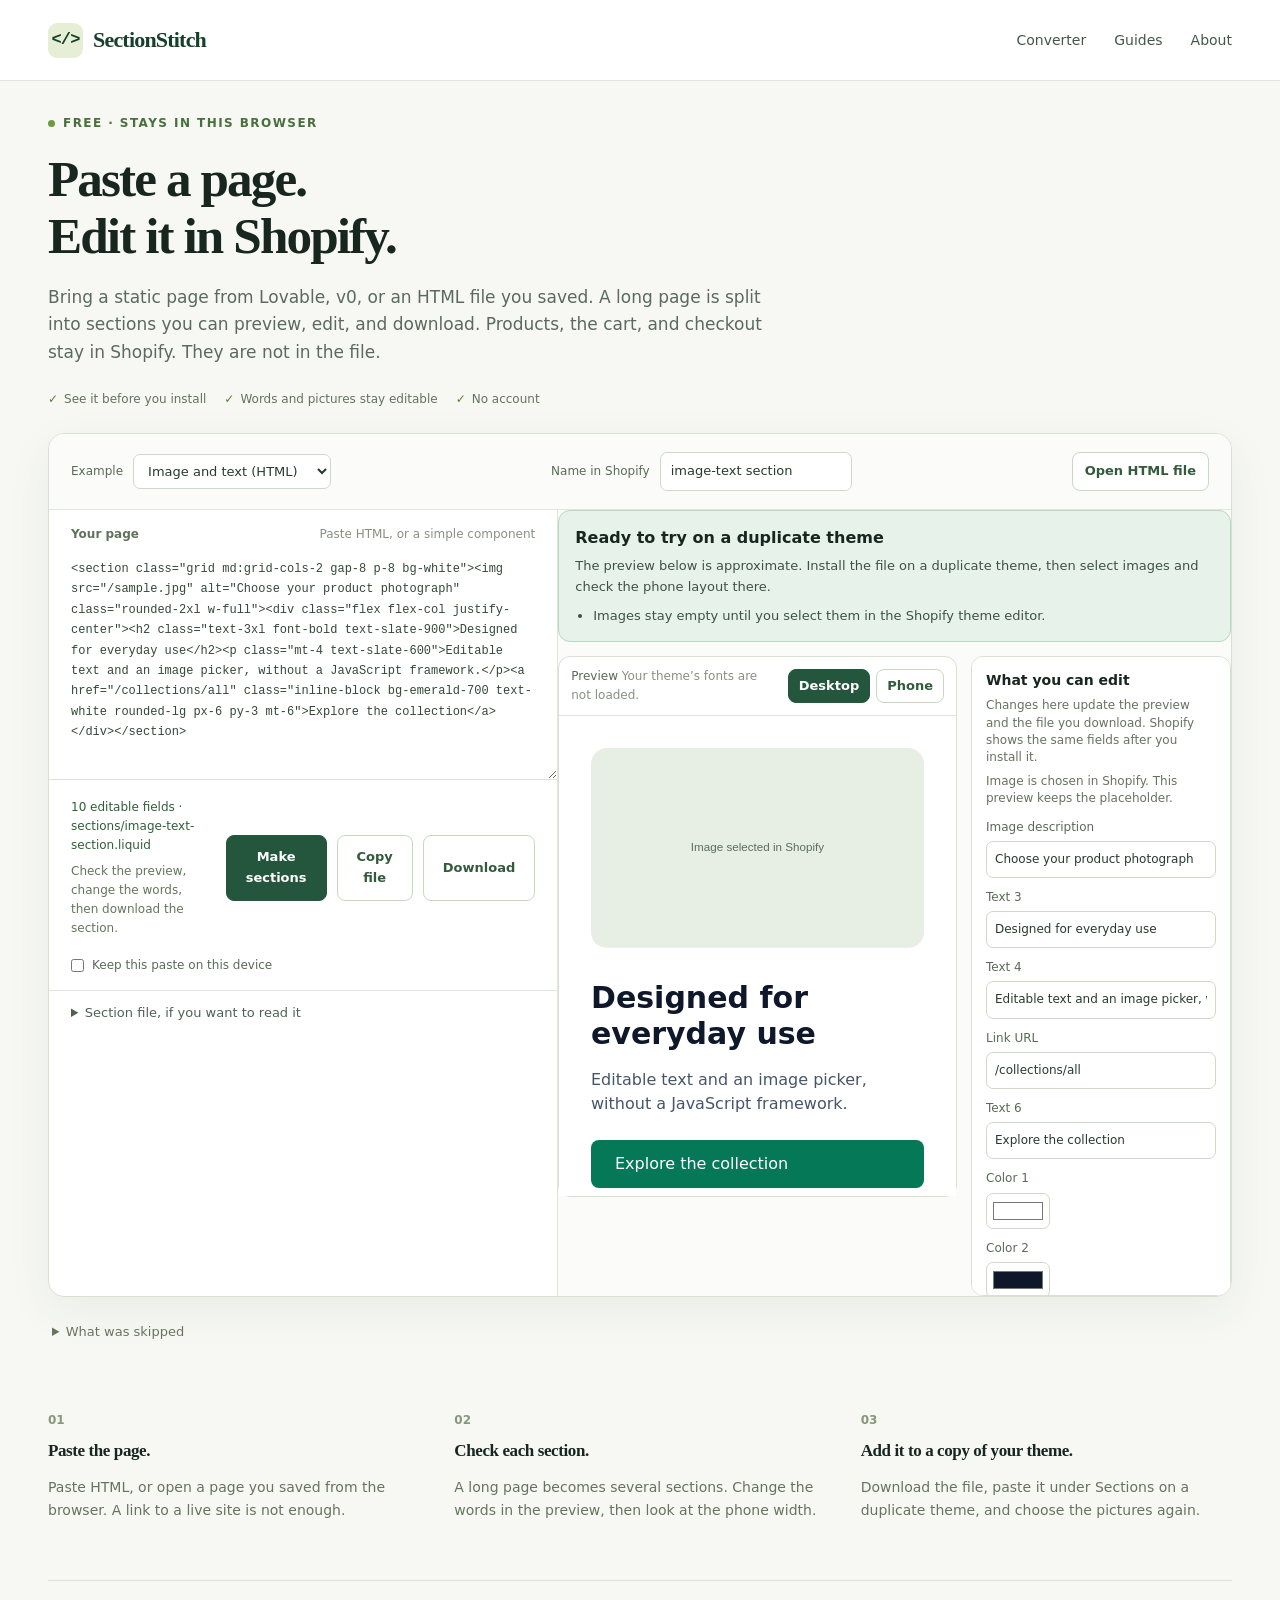
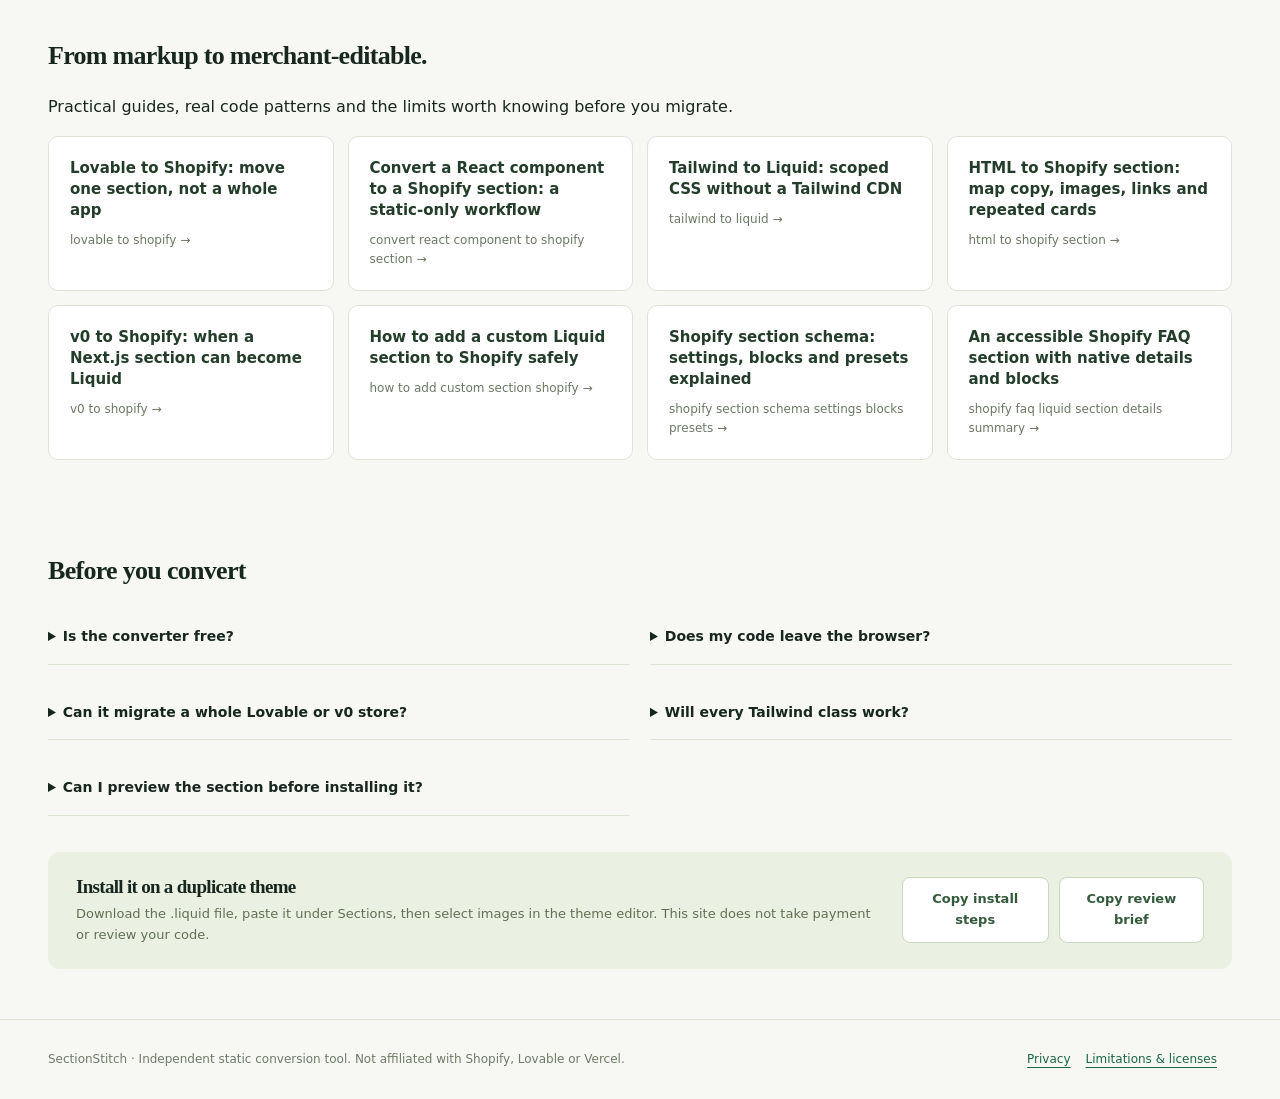
<file: index.html>
<!doctype html><html lang="en"><head><meta charset="utf-8"><meta name="viewport" content="width=device-width,initial-scale=1"><title>Free HTML &amp; Tailwind to Shopify Section Converter | SectionStitch</title><meta name="description" content="Convert static HTML and simple React JSX into a Shopify OS 2.0 section with schema, blocks and scoped CSS. Free, browser-only, no signup."><link rel="canonical" href="https://xhq52465840.github.io/sectionstitch/"><meta name="robots" content="index,follow"><meta property="og:type" content="website"><meta property="og:title" content="Free HTML &amp; Tailwind to Shopify Section Converter"><meta property="og:description" content="Convert static HTML and simple React JSX into a Shopify OS 2.0 section with schema, blocks and scoped CSS. Free, browser-only, no signup."><meta property="og:url" content="https://xhq52465840.github.io/sectionstitch/"><meta property="og:image" content="https://xhq52465840.github.io/sectionstitch/assets/og.png"><meta name="twitter:card" content="summary_large_image"><link rel="icon" href="./assets/favicon.svg" type="image/svg+xml"><link rel="stylesheet" href="./assets/site.css"><script type="application/ld+json">{"@context": "https://schema.org", "@graph": [{"@context": "https://schema.org", "@type": "SoftwareApplication", "name": "SectionStitch", "applicationCategory": "DeveloperApplication", "operatingSystem": "Web browser", "url": "https://xhq52465840.github.io/sectionstitch/", "description": "A free browser-only static HTML and simple JSX to Shopify section converter. Best-effort output requires theme testing.", "offers": {"@type": "Offer", "price": "0", "priceCurrency": "USD"}}, {"@type": "FAQPage", "mainEntity": [{"@type": "Question", "name": "Is the converter free?", "acceptedAnswer": {"@type": "Answer", "text": "Yes. Static conversion and .liquid downloads are free. There is no paid API, account or payment step."}}, {"@type": "Question", "name": "Does my code leave the browser?", "acceptedAnswer": {"@type": "Answer", "text": "Conversion runs locally. We do not upload pasted source, store it in a database or send it to an AI model. Your browser downloads the tool and example files from our static host."}}, {"@type": "Question", "name": "Can it migrate a whole Lovable or v0 store?", "acceptedAnswer": {"@type": "Answer", "text": "No. A static page can become several theme sections. Products, the cart, checkout, and anything that changes when someone clicks are not migrated."}}, {"@type": "Question", "name": "Will every Tailwind class work?", "acceptedAnswer": {"@type": "Answer", "text": "No. A bundled class map covers common utilities and the supplied demos. Unsupported classes are listed so you can add scoped CSS or simplify the input."}}, {"@type": "Question", "name": "Can I preview the section before installing it?", "acceptedAnswer": {"@type": "Answer", "text": "Yes. After conversion the page shows an approximate preview and the text, link and block fields. That preview is not your Shopify theme, not the image CDN and not Theme Check. Install the file on a duplicate theme and select images there."}}]}]}</script><script type="module" src="./assets/app.js"></script><script type="module" src="./assets/product.js"></script></head><body><a class="skip" href="#main">Skip to content</a><header><nav class="wrap"><a href="./" class="brand"><span class="brand-mark">&lt;/&gt;</span>SectionStitch</a><div class="navlinks"><a href="./#tool">Converter</a><a href="./guides/">Guides</a><a href="./about/">About</a></div></nav></header><main id="main" class="wrap"><section class="hero"><div><div class="eyebrow"><span class="dot"></span> Free · stays in this browser</div><h1>Paste a page.<br>Edit it in Shopify.</h1><p>Bring a static page from Lovable, v0, or an HTML file you saved. A long page is split into sections you can preview, edit, and download. Products, the cart, and checkout stay in Shopify. They are not in the file.</p><div class="tags"><span>See it before you install</span><span>Words and pictures stay editable</span><span>No account</span></div></div></section>
<section class="workspace" id="tool" aria-label="Turn a page into Shopify sections"><div class="toolbar"><label for="sample">Example<select id="sample"><option value="">Choose an example</option></select></label><label for="section-name">Name in Shopify<input id="section-name" value="Converted section" maxlength="25"></label><button type="button" class="button secondary" id="open-file">Open HTML file</button><input id="file-input" type="file" accept=".html,.htm,.jsx,.tsx,.js,.txt,text/html,text/plain" hidden></div><div class="bench"><div class="bench-input"><div class="editor source-editor"><div class="editor-title"><label for="source">Your page</label><span>Paste HTML, or a simple component</span></div><textarea id="source" spellcheck="false" aria-label="Page or section to convert" placeholder="Paste a page or one section. A live link will not work — save the page as HTML, then open the file."></textarea></div><div class="action-row"><div><div class="stats" id="stats"></div><div class="status" id="status" role="status">Preparing the converter…</div></div><div class="actions"><button class="button" id="convert">Make sections</button><button class="button secondary" id="copy" disabled>Copy file</button><button class="button secondary" id="download" disabled>Download</button></div></div><label class="remember" for="remember"><input id="remember" type="checkbox"> Keep this paste on this device</label><details class="code-file" id="code-file"><summary>Section file, if you want to read it</summary><textarea id="output" spellcheck="false" readonly aria-label="Shopify section file" placeholder="The file you add to your theme appears here."></textarea></details></div><div class="bench-result" id="studio"><div id="url-help" class="callout" hidden><strong>A link is not the page.</strong><p>This browser cannot pull in a live site. On that site, save the page as “Webpage, HTML only”, then use Open HTML file. Products, the cart, and checkout cannot be copied this way.</p></div><div id="page-plan" class="page-plan" hidden></div><div id="studio-empty" class="studio-empty"><p class="studio-kicker">Preview</p><p>Your section shows up here. Paste a page, then choose Make sections. You can change the words before you download.</p></div><div id="studio-body" hidden><div id="readiness" class="readiness" role="status"></div><div class="result-grid"><div class="preview-frame"><div class="preview-bar"><span>Preview <span class="hint">Your theme’s fonts are not loaded.</span></span><div class="viewport-toggle" role="group" aria-label="Preview width"><button type="button" class="button secondary" id="view-desktop" aria-pressed="true">Desktop</button><button type="button" class="button secondary" id="view-mobile" aria-pressed="false">Phone</button></div></div><div class="preview-stage" id="preview-stage"><iframe id="preview" title="Section preview" sandbox="" referrerpolicy="no-referrer"></iframe></div></div><form id="settings-form" class="sim"></form></div></div></div></div></section><noscript>This free tool needs JavaScript to parse source locally. The guides remain available without JavaScript.</noscript><details class="warnings"><summary>What was skipped</summary><ul id="warnings"><li>Static best-effort conversion. Read warnings and run Theme Check before installing.</li><li>Images must be selected again in Shopify. External CSS and React behavior are not migrated.</li></ul></details>
<section class="explainer"><div><span class="step">01</span><h2>Paste the page.</h2><p>Paste HTML, or open a page you saved from the browser. A link to a live site is not enough.</p></div><div><span class="step">02</span><h2>Check each section.</h2><p>A long page becomes several sections. Change the words in the preview, then look at the phone width.</p></div><div><span class="step">03</span><h2>Add it to a copy of your theme.</h2><p>Download the file, paste it under Sections on a duplicate theme, and choose the pictures again.</p></div></section><section class="section"><h2>From markup to merchant-editable.</h2><p>Practical guides, real code patterns and the limits worth knowing before you migrate.</p><div class="guidegrid"><a class="guide-card" href="./guides/lovable-to-shopify/"><h3>Lovable to Shopify: move one section, not a whole app</h3><p>lovable to shopify →</p></a><a class="guide-card" href="./guides/react-component-to-shopify-section/"><h3>Convert a React component to a Shopify section: a static-only workflow</h3><p>convert react component to shopify section →</p></a><a class="guide-card" href="./guides/tailwind-to-liquid/"><h3>Tailwind to Liquid: scoped CSS without a Tailwind CDN</h3><p>tailwind to liquid →</p></a><a class="guide-card" href="./guides/html-to-shopify-section/"><h3>HTML to Shopify section: map copy, images, links and repeated cards</h3><p>html to shopify section →</p></a><a class="guide-card" href="./guides/v0-to-shopify/"><h3>v0 to Shopify: when a Next.js section can become Liquid</h3><p>v0 to shopify →</p></a><a class="guide-card" href="./guides/add-custom-section-shopify/"><h3>How to add a custom Liquid section to Shopify safely</h3><p>how to add custom section shopify →</p></a><a class="guide-card" href="./guides/shopify-section-schema/"><h3>Shopify section schema: settings, blocks and presets explained</h3><p>shopify section schema settings blocks presets →</p></a><a class="guide-card" href="./guides/accessible-faq-liquid/"><h3>An accessible Shopify FAQ section with native details and blocks</h3><p>shopify faq liquid section details summary →</p></a></div></section><section class="section"><h2>Before you convert</h2><div class="faq-grid"><details><summary>Is the converter free?</summary><p>Yes. Static conversion and .liquid downloads are free. There is no paid API, account or payment step.</p></details><details><summary>Does my code leave the browser?</summary><p>Conversion runs locally. We do not upload pasted source, store it in a database or send it to an AI model. Your browser downloads the tool and example files from our static host.</p></details><details><summary>Can it migrate a whole Lovable or v0 store?</summary><p>No. A static page can become several theme sections. Products, the cart, checkout, and anything that changes when someone clicks are not migrated.</p></details><details><summary>Will every Tailwind class work?</summary><p>No. A bundled class map covers common utilities and the supplied demos. Unsupported classes are listed so you can add scoped CSS or simplify the input.</p></details><details><summary>Can I preview the section before installing it?</summary><p>Yes. After conversion you get an approximate preview and the text, link and block fields. It is not your theme, not Shopify’s image CDN and not Theme Check. Install the file on a duplicate theme and select images there.</p></details></div></section><section class="monetize" id="handoff"><div><h2>Install it on a duplicate theme</h2><p id="handoff-copy">Download the .liquid file, paste it under Sections, then select images in the theme editor. This site does not take payment or review your code.</p></div><div class="actions"><button type="button" class="button secondary" id="copy-steps" disabled>Copy install steps</button><button type="button" class="button secondary" id="copy-brief" disabled>Copy review brief</button></div></section></main><footer><div class="wrap footer-row"><span>SectionStitch · Independent static conversion tool. Not affiliated with Shopify, Lovable or Vercel.</span><span><a href="./privacy/">Privacy</a><a href="./about/">Limitations & licenses</a></span></div></footer></body></html>
</file>
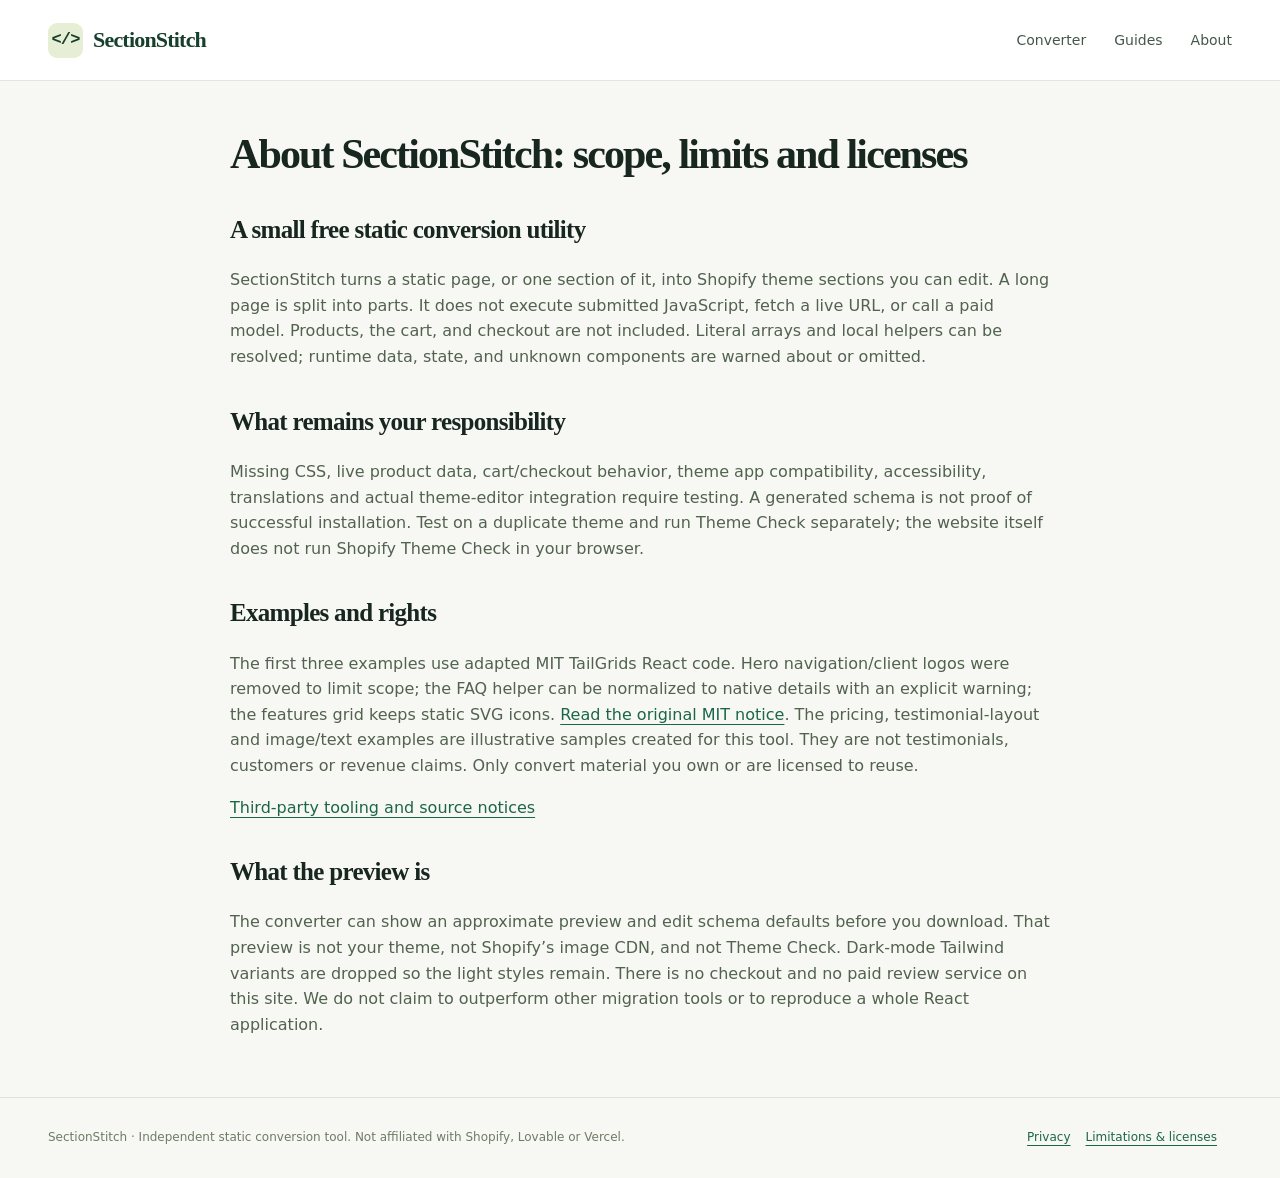
<file: about/index.html>
<!doctype html><html lang="en"><head><meta charset="utf-8"><meta name="viewport" content="width=device-width,initial-scale=1"><title>About SectionStitch: scope, limits and licenses | SectionStitch</title><meta name="description" content="What the static SectionStitch converter supports, what is omitted, how its examples are licensed and what its validation results do not prove."><link rel="canonical" href="https://xhq52465840.github.io/sectionstitch/about/"><meta name="robots" content="index,follow"><meta property="og:type" content="article"><meta property="og:title" content="About SectionStitch: scope, limits and licenses"><meta property="og:description" content="What the static SectionStitch converter supports, what is omitted, how its examples are licensed and what its validation results do not prove."><meta property="og:url" content="https://xhq52465840.github.io/sectionstitch/about/"><meta property="og:image" content="https://xhq52465840.github.io/sectionstitch/assets/og.png"><meta name="twitter:card" content="summary_large_image"><link rel="icon" href="../assets/favicon.svg" type="image/svg+xml"><link rel="stylesheet" href="../assets/site.css"><script type="application/ld+json">{"@context": "https://schema.org", "@type": "WebPage", "name": "About SectionStitch: scope, limits and licenses", "url": "https://xhq52465840.github.io/sectionstitch/about/"}</script></head><body><a class="skip" href="#main">Skip to content</a><header><nav class="wrap"><a href="../" class="brand"><span class="brand-mark">&lt;/&gt;</span>SectionStitch</a><div class="navlinks"><a href="../#tool">Converter</a><a href="../guides/">Guides</a><a href="../about/">About</a></div></nav></header><main id="main" class="wrap"><article><h1>About SectionStitch: scope, limits and licenses</h1><h2>A small free static conversion utility</h2><p>SectionStitch turns a static page, or one section of it, into Shopify theme sections you can edit. A long page is split into parts. It does not execute submitted JavaScript, fetch a live URL, or call a paid model. Products, the cart, and checkout are not included. Literal arrays and local helpers can be resolved; runtime data, state, and unknown components are warned about or omitted.</p><h2>What remains your responsibility</h2><p>Missing CSS, live product data, cart/checkout behavior, theme app compatibility, accessibility, translations and actual theme-editor integration require testing. A generated schema is not proof of successful installation. Test on a duplicate theme and run Theme Check separately; the website itself does not run Shopify Theme Check in your browser.</p><h2>Examples and rights</h2><p>The first three examples use adapted MIT TailGrids React code. Hero navigation/client logos were removed to limit scope; the FAQ helper can be normalized to native details with an explicit warning; the features grid keeps static SVG icons. <a href="../assets/LICENSE-TailGrids.txt">Read the original MIT notice</a>. The pricing, testimonial-layout and image/text examples are illustrative samples created for this tool. They are not testimonials, customers or revenue claims. Only convert material you own or are licensed to reuse.</p><p><a href="../assets/THIRD_PARTY_NOTICES.txt">Third-party tooling and source notices</a></p><h2>What the preview is</h2><p>The converter can show an approximate preview and edit schema defaults before you download. That preview is not your theme, not Shopify’s image CDN, and not Theme Check. Dark-mode Tailwind variants are dropped so the light styles remain. There is no checkout and no paid review service on this site. We do not claim to outperform other migration tools or to reproduce a whole React application.</p></article></main><footer><div class="wrap footer-row"><span>SectionStitch · Independent static conversion tool. Not affiliated with Shopify, Lovable or Vercel.</span><span><a href="../privacy/">Privacy</a><a href="../about/">Limitations & licenses</a></span></div></footer></body></html>
</file>
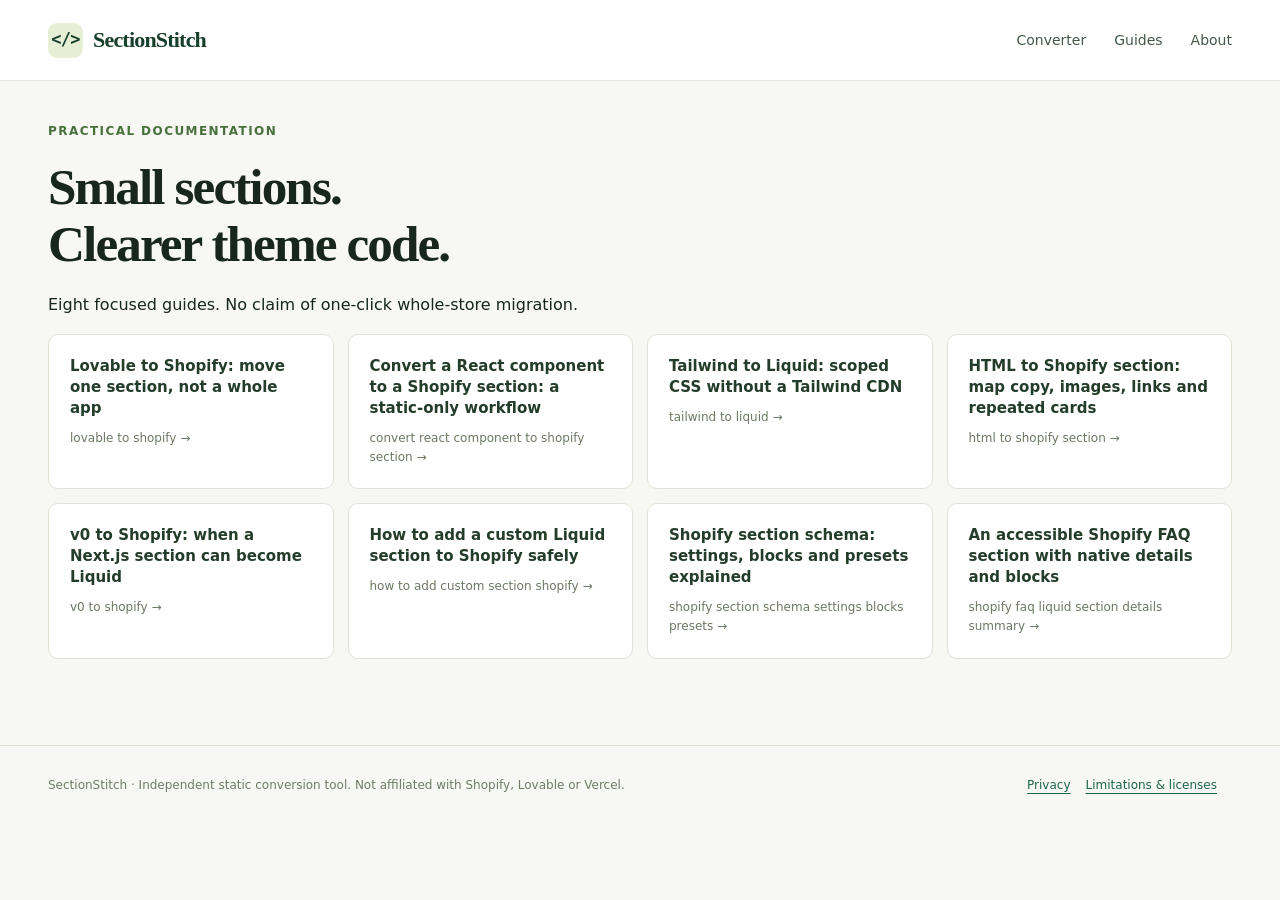
<file: guides/index.html>
<!doctype html><html lang="en"><head><meta charset="utf-8"><meta name="viewport" content="width=device-width,initial-scale=1"><title>Shopify section conversion guides | SectionStitch</title><meta name="description" content="Practical guides for HTML, Tailwind, React, Lovable and v0 exports: native Liquid, schema, installation and accessibility."><link rel="canonical" href="https://xhq52465840.github.io/sectionstitch/guides/"><meta name="robots" content="index,follow"><meta property="og:type" content="article"><meta property="og:title" content="Shopify section conversion guides"><meta property="og:description" content="Practical guides for HTML, Tailwind, React, Lovable and v0 exports: native Liquid, schema, installation and accessibility."><meta property="og:url" content="https://xhq52465840.github.io/sectionstitch/guides/"><meta property="og:image" content="https://xhq52465840.github.io/sectionstitch/assets/og.png"><meta name="twitter:card" content="summary_large_image"><link rel="icon" href="../assets/favicon.svg" type="image/svg+xml"><link rel="stylesheet" href="../assets/site.css"><script type="application/ld+json">{"@context": "https://schema.org", "@type": "WebPage", "name": "Shopify section conversion guides", "url": "https://xhq52465840.github.io/sectionstitch/guides/"}</script></head><body><a class="skip" href="#main">Skip to content</a><header><nav class="wrap"><a href="../" class="brand"><span class="brand-mark">&lt;/&gt;</span>SectionStitch</a><div class="navlinks"><a href="../#tool">Converter</a><a href="../guides/">Guides</a><a href="../about/">About</a></div></nav></header><main id="main" class="wrap"><section class="section"><div class="eyebrow">Practical documentation</div><h1>Small sections.<br>Clearer theme code.</h1><p>Eight focused guides. No claim of one-click whole-store migration.</p><div class="guidegrid"><a class="guide-card" href="../guides/lovable-to-shopify/"><h3>Lovable to Shopify: move one section, not a whole app</h3><p>lovable to shopify →</p></a><a class="guide-card" href="../guides/react-component-to-shopify-section/"><h3>Convert a React component to a Shopify section: a static-only workflow</h3><p>convert react component to shopify section →</p></a><a class="guide-card" href="../guides/tailwind-to-liquid/"><h3>Tailwind to Liquid: scoped CSS without a Tailwind CDN</h3><p>tailwind to liquid →</p></a><a class="guide-card" href="../guides/html-to-shopify-section/"><h3>HTML to Shopify section: map copy, images, links and repeated cards</h3><p>html to shopify section →</p></a><a class="guide-card" href="../guides/v0-to-shopify/"><h3>v0 to Shopify: when a Next.js section can become Liquid</h3><p>v0 to shopify →</p></a><a class="guide-card" href="../guides/add-custom-section-shopify/"><h3>How to add a custom Liquid section to Shopify safely</h3><p>how to add custom section shopify →</p></a><a class="guide-card" href="../guides/shopify-section-schema/"><h3>Shopify section schema: settings, blocks and presets explained</h3><p>shopify section schema settings blocks presets →</p></a><a class="guide-card" href="../guides/accessible-faq-liquid/"><h3>An accessible Shopify FAQ section with native details and blocks</h3><p>shopify faq liquid section details summary →</p></a></div></section></main><footer><div class="wrap footer-row"><span>SectionStitch · Independent static conversion tool. Not affiliated with Shopify, Lovable or Vercel.</span><span><a href="../privacy/">Privacy</a><a href="../about/">Limitations & licenses</a></span></div></footer></body></html>
</file>
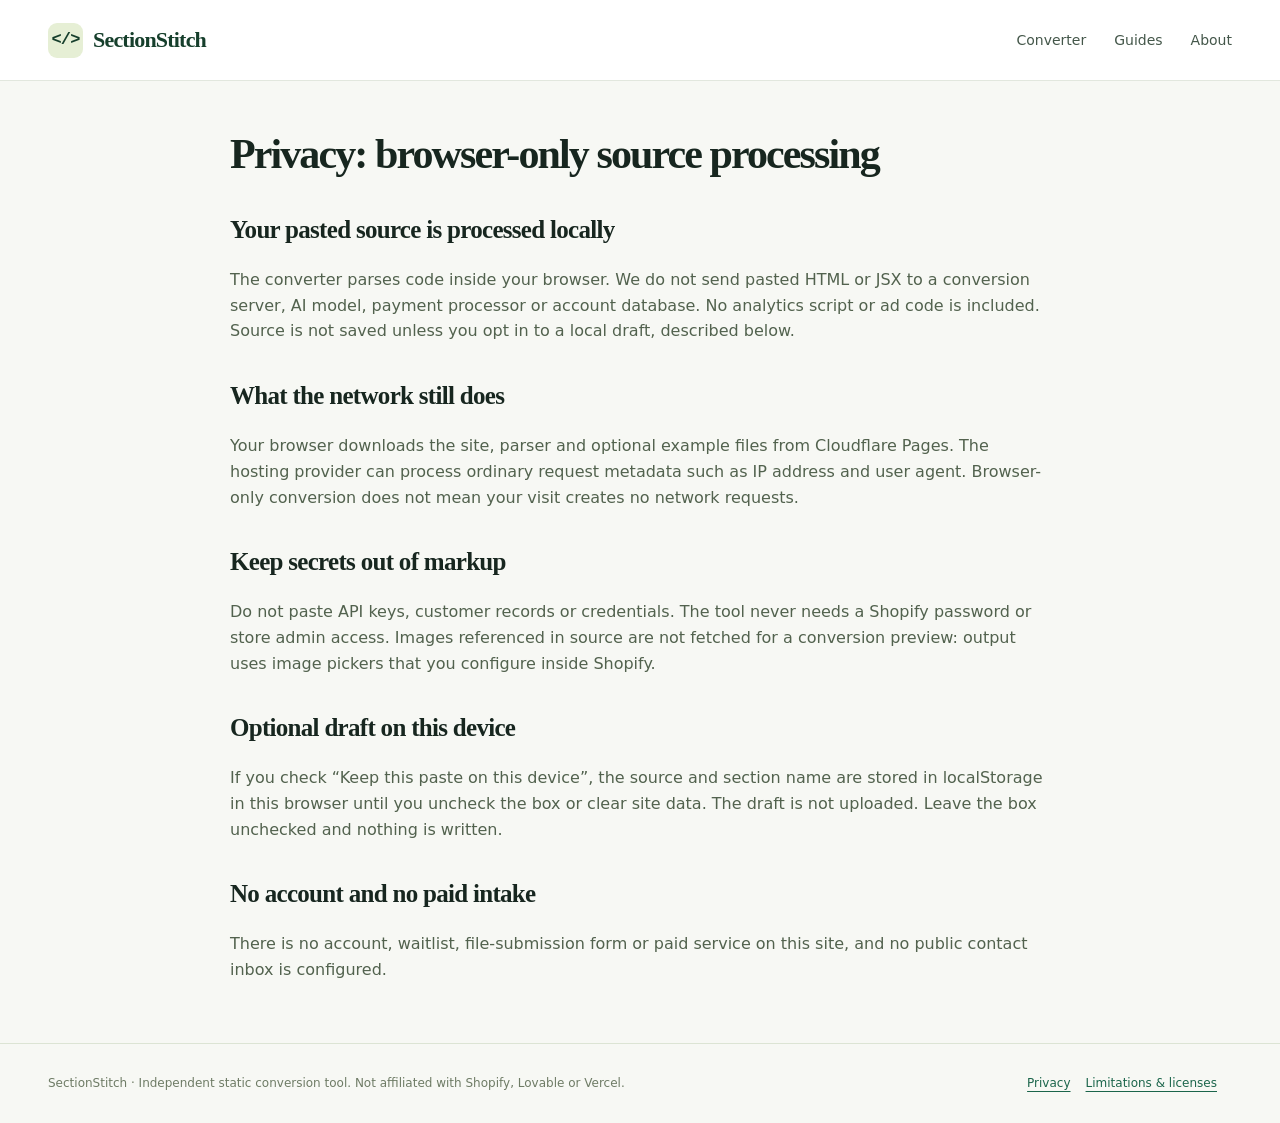
<file: privacy/index.html>
<!doctype html><html lang="en"><head><meta charset="utf-8"><meta name="viewport" content="width=device-width,initial-scale=1"><title>Privacy: browser-only source processing | SectionStitch</title><meta name="description" content="How SectionStitch handles source code, browser downloads, static hosting logs and local conversion without a model API."><link rel="canonical" href="https://xhq52465840.github.io/sectionstitch/privacy/"><meta name="robots" content="index,follow"><meta property="og:type" content="article"><meta property="og:title" content="Privacy: browser-only source processing"><meta property="og:description" content="How SectionStitch handles source code, browser downloads, static hosting logs and local conversion without a model API."><meta property="og:url" content="https://xhq52465840.github.io/sectionstitch/privacy/"><meta property="og:image" content="https://xhq52465840.github.io/sectionstitch/assets/og.png"><meta name="twitter:card" content="summary_large_image"><link rel="icon" href="../assets/favicon.svg" type="image/svg+xml"><link rel="stylesheet" href="../assets/site.css"><script type="application/ld+json">{"@context": "https://schema.org", "@type": "WebPage", "name": "Privacy: browser-only source processing", "url": "https://xhq52465840.github.io/sectionstitch/privacy/"}</script></head><body><a class="skip" href="#main">Skip to content</a><header><nav class="wrap"><a href="../" class="brand"><span class="brand-mark">&lt;/&gt;</span>SectionStitch</a><div class="navlinks"><a href="../#tool">Converter</a><a href="../guides/">Guides</a><a href="../about/">About</a></div></nav></header><main id="main" class="wrap"><article><h1>Privacy: browser-only source processing</h1><h2>Your pasted source is processed locally</h2><p>The converter parses code inside your browser. We do not send pasted HTML or JSX to a conversion server, AI model, payment processor or account database. No analytics script or ad code is included. Source is not saved unless you opt in to a local draft, described below.</p><h2>What the network still does</h2><p>Your browser downloads the site, parser and optional example files from Cloudflare Pages. The hosting provider can process ordinary request metadata such as IP address and user agent. Browser-only conversion does not mean your visit creates no network requests.</p><h2>Keep secrets out of markup</h2><p>Do not paste API keys, customer records or credentials. The tool never needs a Shopify password or store admin access. Images referenced in source are not fetched for a conversion preview: output uses image pickers that you configure inside Shopify.</p><h2>Optional draft on this device</h2><p>If you check “Keep this paste on this device”, the source and section name are stored in localStorage in this browser until you uncheck the box or clear site data. The draft is not uploaded. Leave the box unchecked and nothing is written.</p><h2>No account and no paid intake</h2><p>There is no account, waitlist, file-submission form or paid service on this site, and no public contact inbox is configured.</p></article></main><footer><div class="wrap footer-row"><span>SectionStitch · Independent static conversion tool. Not affiliated with Shopify, Lovable or Vercel.</span><span><a href="../privacy/">Privacy</a><a href="../about/">Limitations & licenses</a></span></div></footer></body></html>
</file>
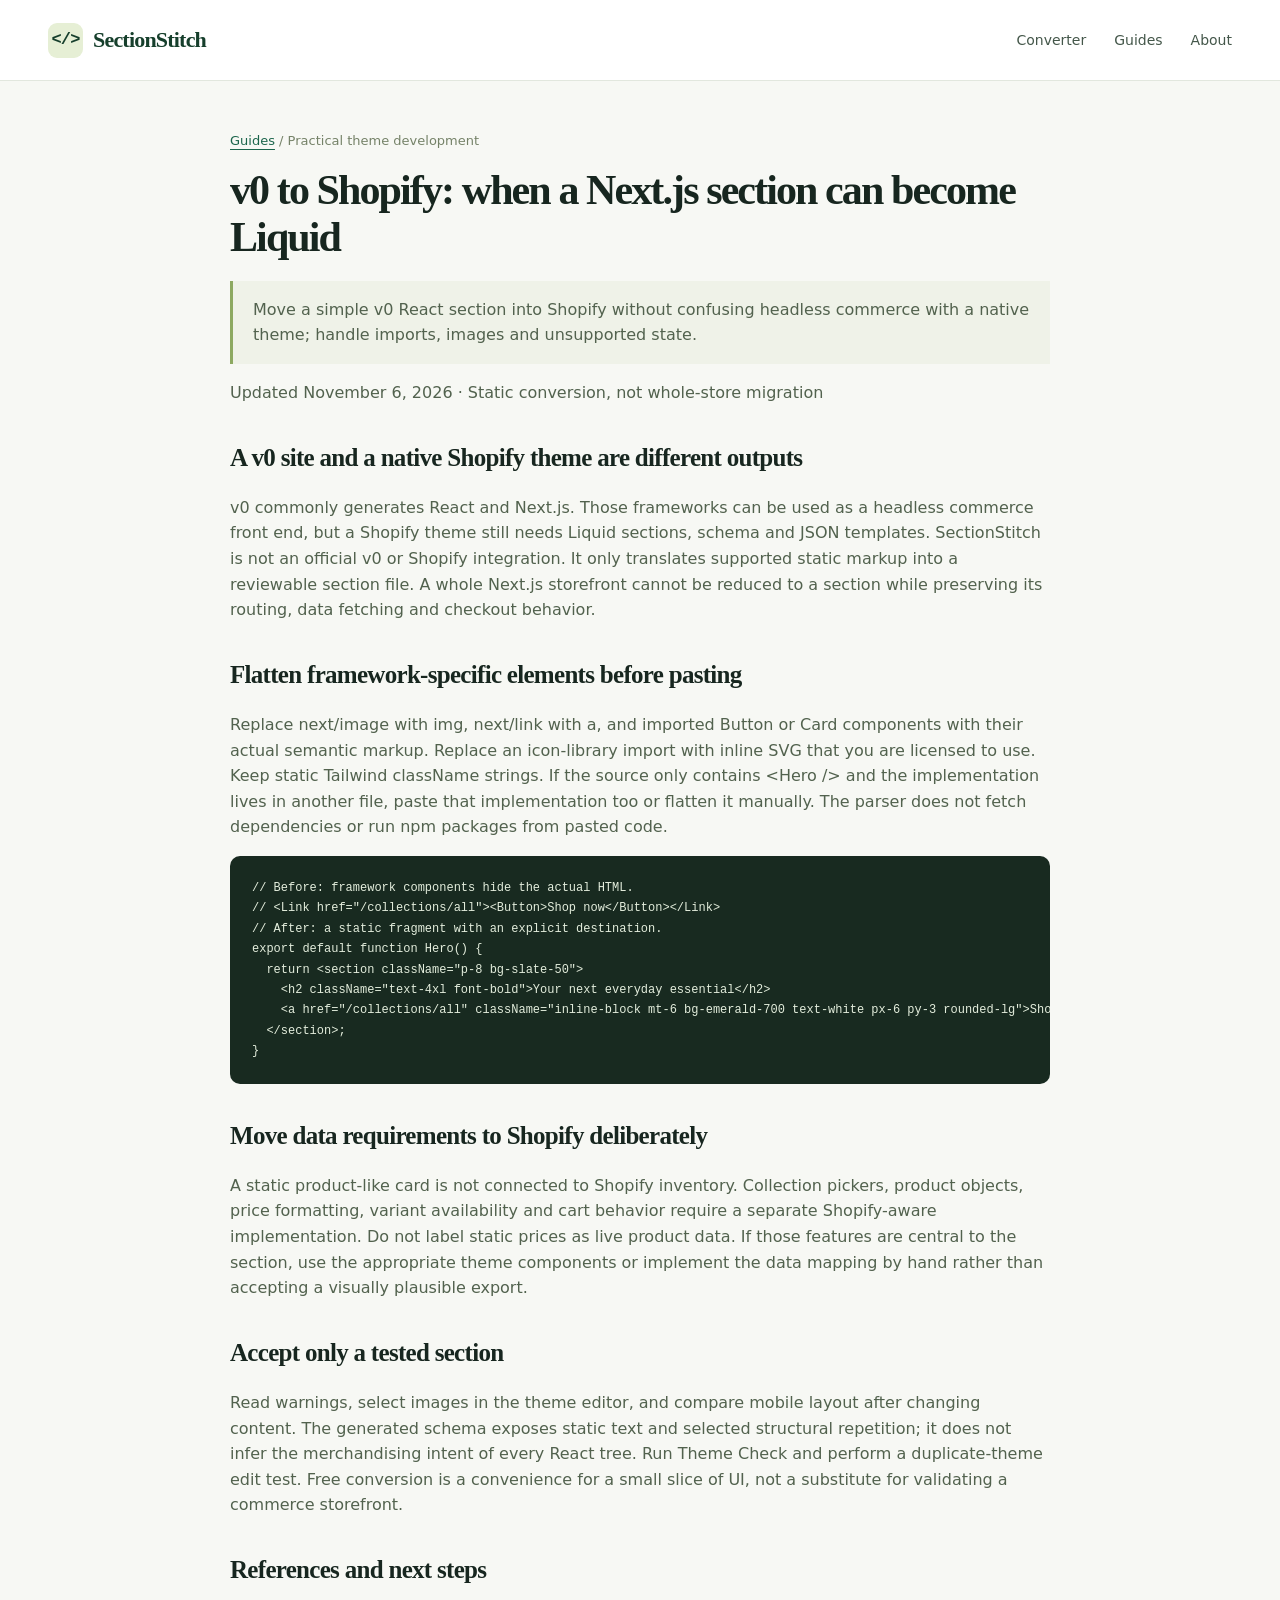
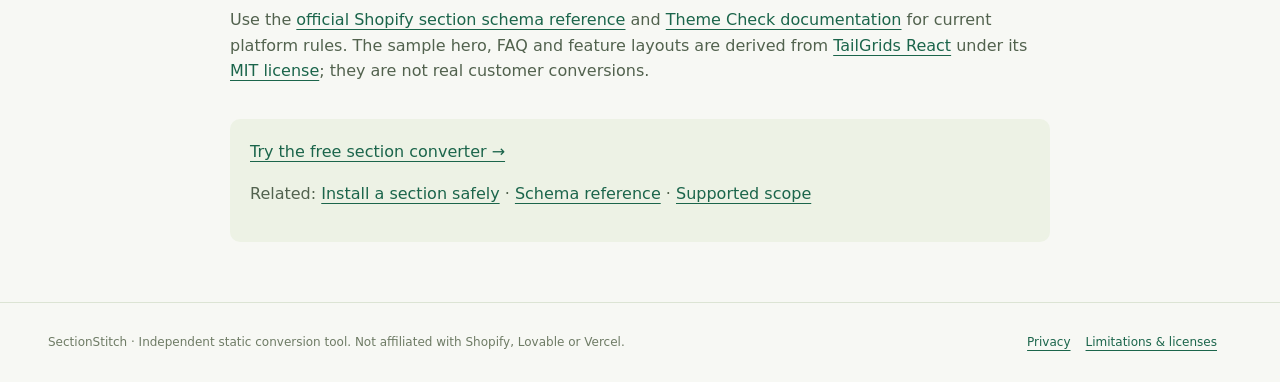
<file: guides/v0-to-shopify/index.html>
<!doctype html><html lang="en"><head><meta charset="utf-8"><meta name="viewport" content="width=device-width,initial-scale=1"><title>v0 to Shopify: when a Next.js section can become Liquid | SectionStitch</title><meta name="description" content="Move a simple v0 React section into Shopify without confusing headless commerce with a native theme; handle imports, images and unsupported state."><link rel="canonical" href="https://xhq52465840.github.io/sectionstitch/guides/v0-to-shopify/"><meta name="robots" content="index,follow"><meta property="og:type" content="article"><meta property="og:title" content="v0 to Shopify: when a Next.js section can become Liquid"><meta property="og:description" content="Move a simple v0 React section into Shopify without confusing headless commerce with a native theme; handle imports, images and unsupported state."><meta property="og:url" content="https://xhq52465840.github.io/sectionstitch/guides/v0-to-shopify/"><meta property="og:image" content="https://xhq52465840.github.io/sectionstitch/assets/og.png"><meta name="twitter:card" content="summary_large_image"><link rel="icon" href="../../assets/favicon.svg" type="image/svg+xml"><link rel="stylesheet" href="../../assets/site.css"><script type="application/ld+json">{"@context": "https://schema.org", "@type": "TechArticle", "headline": "v0 to Shopify: when a Next.js section can become Liquid", "description": "Move a simple v0 React section into Shopify without confusing headless commerce with a native theme; handle imports, images and unsupported state.", "dateModified": "2026-11-06", "url": "https://xhq52465840.github.io/sectionstitch/guides/v0-to-shopify/"}</script></head><body><a class="skip" href="#main">Skip to content</a><header><nav class="wrap"><a href="../../" class="brand"><span class="brand-mark">&lt;/&gt;</span>SectionStitch</a><div class="navlinks"><a href="../../#tool">Converter</a><a href="../../guides/">Guides</a><a href="../../about/">About</a></div></nav></header><main id="main" class="wrap"><article><div class="breadcrumbs"><a href="../../guides/">Guides</a> / Practical theme development</div><h1>v0 to Shopify: when a Next.js section can become Liquid</h1><p class="note">Move a simple v0 React section into Shopify without confusing headless commerce with a native theme; handle imports, images and unsupported state.</p><p>Updated November 6, 2026 · Static conversion, not whole-store migration</p><h2>A v0 site and a native Shopify theme are different outputs</h2><p>v0 commonly generates React and Next.js. Those frameworks can be used as a headless commerce front end, but a Shopify theme still needs Liquid sections, schema and JSON templates. SectionStitch is not an official v0 or Shopify integration. It only translates supported static markup into a reviewable section file. A whole Next.js storefront cannot be reduced to a section while preserving its routing, data fetching and checkout behavior.</p><h2>Flatten framework-specific elements before pasting</h2><p>Replace next/image with img, next/link with a, and imported Button or Card components with their actual semantic markup. Replace an icon-library import with inline SVG that you are licensed to use. Keep static Tailwind className strings. If the source only contains &lt;Hero /&gt; and the implementation lives in another file, paste that implementation too or flatten it manually. The parser does not fetch dependencies or run npm packages from pasted code.</p><pre><code>// Before: framework components hide the actual HTML.
// &lt;Link href=&quot;/collections/all&quot;&gt;&lt;Button&gt;Shop now&lt;/Button&gt;&lt;/Link&gt;
// After: a static fragment with an explicit destination.
export default function Hero() {
  return &lt;section className=&quot;p-8 bg-slate-50&quot;&gt;
    &lt;h2 className=&quot;text-4xl font-bold&quot;&gt;Your next everyday essential&lt;/h2&gt;
    &lt;a href=&quot;/collections/all&quot; className=&quot;inline-block mt-6 bg-emerald-700 text-white px-6 py-3 rounded-lg&quot;&gt;Shop now&lt;/a&gt;
  &lt;/section&gt;;
}</code></pre><h2>Move data requirements to Shopify deliberately</h2><p>A static product-like card is not connected to Shopify inventory. Collection pickers, product objects, price formatting, variant availability and cart behavior require a separate Shopify-aware implementation. Do not label static prices as live product data. If those features are central to the section, use the appropriate theme components or implement the data mapping by hand rather than accepting a visually plausible export.</p><h2>Accept only a tested section</h2><p>Read warnings, select images in the theme editor, and compare mobile layout after changing content. The generated schema exposes static text and selected structural repetition; it does not infer the merchandising intent of every React tree. Run Theme Check and perform a duplicate-theme edit test. Free conversion is a convenience for a small slice of UI, not a substitute for validating a commerce storefront.</p><h2>References and next steps</h2><p>Use the <a href="https://shopify.dev/docs/storefronts/themes/architecture/sections/section-schema">official Shopify section schema reference</a> and <a href="https://shopify.dev/docs/storefronts/themes/tools/theme-check">Theme Check documentation</a> for current platform rules. The sample hero, FAQ and feature layouts are derived from <a href="https://github.com/TailGrids/tailgrids-react">TailGrids React</a> under its <a href="../../assets/LICENSE-TailGrids.txt">MIT license</a>; they are not real customer conversions.</p><div class="related"><a href="../../#tool">Try the free section converter →</a><p>Related: <a href="../../guides/add-custom-section-shopify/">Install a section safely</a> · <a href="../../guides/shopify-section-schema/">Schema reference</a> · <a href="../../about/">Supported scope</a></p></div></article></main><footer><div class="wrap footer-row"><span>SectionStitch · Independent static conversion tool. Not affiliated with Shopify, Lovable or Vercel.</span><span><a href="../../privacy/">Privacy</a><a href="../../about/">Limitations & licenses</a></span></div></footer></body></html>
</file>
<file: assets/site.css>
:root{font-family:Inter,ui-sans-serif,system-ui,-apple-system,BlinkMacSystemFont,"Segoe UI",sans-serif;color:#17261f;background:#f7f8f4;font-synthesis:none;line-height:1.6}*{box-sizing:border-box}body{margin:0}a{color:#1b654b;text-underline-offset:4px}a:hover{color:#0e392a}button,input,textarea,select{font:inherit}button,a,input,textarea,select{outline-offset:4px}button{cursor:pointer}button:disabled{cursor:not-allowed;opacity:.48}button:focus-visible,a:focus-visible,textarea:focus-visible,input:focus-visible,select:focus-visible{outline:3px solid #77ad54}.wrap{max-width:1240px;margin:auto;padding:0 28px}header{background:#fff;border-bottom:1px solid #e2e7de}nav{display:flex;justify-content:space-between;align-items:center;min-height:80px;gap:20px}.brand{font-weight:800;color:#163f2c;text-decoration:none;font-size:22px;letter-spacing:-.8px;display:flex;align-items:center;gap:10px}.brand-mark{display:grid;place-items:center;width:35px;height:35px;background:#e6efd5;border-radius:9px;font-family:monospace;font-size:17px}.navlinks{display:flex;gap:28px;font-size:14px}.navlinks a{text-decoration:none;color:#44574a}.hero{padding:64px 0 30px;display:flex;justify-content:space-between;gap:44px;align-items:center}.eyebrow{display:inline-flex;align-items:center;gap:8px;font-size:12px;font-weight:700;letter-spacing:.12em;text-transform:uppercase;color:#48703c}.dot{width:7px;height:7px;background:#6c9c40;border-radius:50%}h1{font-size:clamp(34px,4vw,52px);letter-spacing:-1.9px;line-height:1.12;max-width:790px;margin:15px 0 20px;font-weight:750}.hero p{color:#5b6a5d;max-width:720px;margin:0;font-size:17px}.hero-note{flex-shrink:0;max-width:200px;font-size:13px;border-left:1px solid #d6dfd0;padding:12px 0 12px 25px;color:#60705e}.hero-note strong{color:#355332;display:block;margin-bottom:7px}.tags{display:flex;gap:18px;flex-wrap:wrap;margin:24px 0 0;color:#63715f;font-size:12px}.tags span:before{content:'✓';color:#598233;margin-right:6px}.workspace{border:1px solid #d8e0d3;border-radius:16px;background:white;overflow:hidden;box-shadow:0 14px 45px #183c2010;margin:8px 0 25px}.toolbar{display:flex;justify-content:space-between;align-items:center;flex-wrap:wrap;gap:15px;padding:18px 22px;border-bottom:1px solid #e0e6db;background:#fbfcf9}.toolbar label{font-size:12px;color:#596b57;display:flex;gap:10px;align-items:center}.toolbar select,.toolbar input{font-size:13px;padding:8px 10px;border:1px solid #cfd9c9;border-radius:7px;background:white;max-width:260px;color:#273b2c}.editor-grid{display:grid;grid-template-columns:1fr 1fr}.editor{min-width:0}.editor+ .editor{border-left:1px solid #e1e6dd}.editor-title{padding:15px 22px;display:flex;justify-content:space-between;font-size:12px;color:#61715c;font-weight:600}.editor-title span{font-weight:400;color:#889181}.editor textarea{display:block;resize:vertical;border:0;border-radius:0;width:100%;height:360px;padding:0 22px 24px;font-family:ui-monospace,SFMono-Regular,Consolas,monospace;font-size:12px;line-height:1.7;color:#344837;background:#fff;tab-size:2}.editor.output textarea{background:#f3f6ef;color:#365a37}.editor.output .editor-title{background:#f3f6ef}.action-row{display:flex;justify-content:space-between;gap:18px;align-items:center;padding:18px 22px;border-top:1px solid #dde4d7}.button{display:inline-flex;align-items:center;justify-content:center;background:#23563d;color:white;border:1px solid #23563d;padding:11px 19px;border-radius:8px;font-size:13px;font-weight:650;text-decoration:none}.button:hover{background:#163f2b;color:white}.button.secondary{background:white;color:#345a3c;border-color:#c9d8c0}.actions{display:flex;gap:10px}.status{font-size:12px;color:#63765c;max-width:560px}.stats{font-size:12px;color:#315e3b;margin-bottom:6px}.warnings{padding:0 4px;margin:0 0 38px}.warnings summary{cursor:pointer;font-size:13px;color:#68745d}.warnings ul{font-size:13px;color:#6d674b;line-height:1.8;background:#f8f5e9;border:1px solid #e7e1c9;padding:18px 24px 18px 40px;border-radius:10px;max-height:230px;overflow:auto}.explainer{display:grid;grid-template-columns:repeat(3,1fr);gap:35px;padding:25px 0 45px;border-bottom:1px solid #dde4d7}.step{font-size:12px;color:#87977b;font-weight:700}.explainer h2{font-size:17px;letter-spacing:-.4px;margin:9px 0}.explainer p{font-size:14px;color:#66735f}.section{padding:36px 0}h2{font-size:26px;letter-spacing:-.7px;line-height:1.3}.guidegrid{display:grid;grid-template-columns:repeat(4,1fr);gap:14px}.guide-card{padding:21px;border:1px solid #dde4d7;border-radius:10px;background:#fff;text-decoration:none}.guide-card h3{font-size:15px;color:#243d2a;margin:0 0 10px;line-height:1.4}.guide-card p{font-size:12px;color:#6b7863;margin:0}.faq-grid{display:grid;grid-template-columns:1fr 1fr;gap:20px}.faq-grid details{border-bottom:1px solid #dce4d4;padding:16px 0;font-size:14px}.faq-grid summary{cursor:pointer;font-weight:600}.faq-grid p{color:#64745a}.monetize{padding:23px 28px;background:#eaf0e2;border-radius:12px;display:flex;justify-content:space-between;gap:20px;align-items:center}.monetize h2{font-size:19px;margin:0 0 5px}.monetize p{margin:0;font-size:13px;color:#617054}.disabled{pointer-events:none;opacity:.5}footer{border-top:1px solid #dce4d4;margin-top:50px;padding:30px 0;color:#6e7b65;font-size:12px}.footer-row{display:flex;justify-content:space-between;gap:20px;flex-wrap:wrap}.footer-row a{margin-right:15px}article{max-width:820px;margin:50px auto 60px}article h1{font-size:42px;max-width:none}article h2{font-size:25px;margin-top:36px}article p,article li{color:#52624e;font-size:16px}article pre{background:#182a20;color:#e3eddc;padding:22px;border-radius:10px;font-size:12px;overflow-x:auto;line-height:1.7}article code:not(pre code){background:#e9eddf;font-size:.9em;padding:2px 5px;border-radius:4px}.note{border-left:3px solid #8da961;background:#eff2e8;padding:16px 20px}.breadcrumbs{font-size:13px;color:#758268}.skip{position:absolute;left:-999px}.skip:focus{position:fixed;left:20px;top:10px;background:#fff;z-index:10;padding:10px}.related{padding:20px;background:#edf2e5;border-radius:10px;margin-top:35px}noscript{display:block;padding:16px;background:#fff0db} @media(max-width:800px){.wrap{padding:0 18px}.hero{padding:36px 0 25px}.hero-note{display:none}.editor-grid{grid-template-columns:1fr}.editor+.editor{border-left:0;border-top:1px solid #dde4d7}.editor textarea{height:250px}.guidegrid{grid-template-columns:1fr 1fr}.explainer{gap:20px}.action-row{align-items:flex-start;flex-direction:column}.toolbar{align-items:flex-start}.faq-grid{grid-template-columns:1fr}.monetize{align-items:flex-start;flex-direction:column}article h1{font-size:33px}.navlinks{gap:16px}.brand{font-size:19px}}@media(max-width:480px){.explainer{grid-template-columns:1fr}.guidegrid{grid-template-columns:1fr}.toolbar label{flex-direction:column;align-items:flex-start}.toolbar input{max-width:145px}.toolbar select{max-width:160px}.brand-mark{display:none}.actions{flex-wrap:wrap}.editor-title{padding:13px 17px}.editor textarea{padding:0 17px 17px}}@media(prefers-reduced-motion:reduce){*{scroll-behavior:auto!important}}
.remember{font-size:12px;color:#596b57;display:flex;gap:8px;align-items:center}
.remember input{margin:0}
#open-file{padding:8px 12px}
.workspace.drag{outline:2px dashed #23563d;outline-offset:-6px}
.studio{margin:0 0 22px}
.readiness{border-radius:12px;padding:14px 16px;margin-bottom:14px}
.readiness h3{margin:0 0 6px;font-size:16px}
.readiness p,.readiness li{margin:0;font-size:13px;color:#3f5144}
.readiness ul{margin:8px 0 0;padding-left:18px}
.readiness.ready{background:#e7f3ea;border:1px solid #b7d7c2}
.readiness.review{background:#f8f5e9;border:1px solid #e7e1c9}
.readiness.stop{background:#fdecea;border:1px solid #f0c2bc}
.result-grid{display:grid;grid-template-columns:minmax(0,1.45fr) minmax(260px,.8fr);gap:14px;align-items:start}
.preview-frame,.sim{border:1px solid #d8e0d3;border-radius:12px;background:#fff}
.preview-bar{display:flex;justify-content:space-between;gap:12px;align-items:center;padding:10px 12px;border-bottom:1px solid #e0e6db;font-size:12px;color:#596b57}
.hint{color:#889181}
.viewport-toggle{display:flex;gap:6px}
.viewport-toggle .button{padding:6px 10px}
.viewport-toggle .button[aria-pressed="true"]{background:#23563d;color:#fff;border-color:#23563d}
.preview-stage{background:#eef2ea;min-height:420px}
.preview-stage iframe{display:block;width:100%;height:560px;border:0;background:#fff}
.preview-stage.mobile iframe{width:390px;max-width:100%;margin:0 auto;border-left:1px solid #d8e0d3;border-right:1px solid #d8e0d3}
.sim{padding:12px 14px 16px;max-height:640px;overflow:auto}
.sim h3{font-size:14px;margin:14px 0 6px}
.sim h3:first-child{margin-top:0}
.sim label{display:block;font-size:12px;color:#596b57;margin:10px 0 0}
.sim input,.sim textarea{display:block;width:100%;margin-top:4px;padding:8px;border:1px solid #cfd9c9;border-radius:7px;background:#fff;color:#273b2c}
.sim input[type="color"]{width:64px;padding:4px;height:36px}
.field-note,.field-error{font-size:12px;line-height:1.45;margin:6px 0 0}
.field-note{color:#66735f}
.field-error{color:#8a3b32}
.block-card{border:1px solid #e0e6db;border-radius:8px;padding:8px 10px;margin-top:8px}
.block-head{display:flex;align-items:center;gap:4px}
.block-head strong{margin-right:auto;font-size:13px}
.text-btn{background:transparent;border:0;color:#1b654b;padding:4px 6px;font-size:12px}
.block-actions{display:flex;flex-wrap:wrap;gap:8px;margin-top:12px}
h1,h2,.brand{font-family:"Iowan Old Style","Palatino Linotype",Palatino,Georgia,serif}
.hero{padding:28px 0 16px}
h1{font-weight:560}
.bench{display:grid;grid-template-columns:minmax(300px,.86fr) minmax(0,1.14fr);align-items:stretch}
.bench-input,.bench-result{min-width:0}
.bench-result{border-left:1px solid #e1e6dd;background:#fbfcf9}
.source-editor textarea{height:220px}
.remember{padding:0 22px 14px}
.code-file{border-top:1px solid #e1e6dd}
.code-file summary{cursor:pointer;padding:12px 22px;font-size:13px;color:#4d6252}
.code-file textarea{display:block;width:100%;height:200px;border:0;resize:vertical;padding:0 22px 18px;font-family:ui-monospace,SFMono-Regular,Consolas,monospace;font-size:12px;line-height:1.6;color:#365a37;background:#f3f6ef}
.callout{padding:14px 16px;background:#f8f5e9;border-bottom:1px solid #e7e1c9}
.callout strong{display:block;margin-bottom:4px}
.callout p{margin:0;font-size:14px;color:#5c5640}
.page-plan{padding:14px 16px;border-bottom:1px solid #e0e6db}
.page-plan h3{margin:0 0 4px;font-size:16px}
.page-plan p{margin:0 0 10px;font-size:13px;color:#5c6b58}
.plan-row{display:flex;flex-wrap:wrap;gap:8px}
.plan-card{text-align:left;border:1px solid #d5dfd0;background:#fff;border-radius:10px;padding:10px 12px;width:160px}
.plan-card[aria-pressed="true"]{border-color:#23563d;background:#eef5ea}
.plan-card:disabled{opacity:1;background:#fdecea;border-color:#f0c2bc;cursor:not-allowed}
.plan-card strong{display:block;font-size:13px;color:#1d3b2c;overflow-wrap:anywhere}
.plan-card span{display:-webkit-box;-webkit-line-clamp:2;-webkit-box-orient:vertical;overflow:hidden;font-size:12px;color:#66735f;font-weight:400}
.download-all{margin-top:12px}
.studio-empty{padding:48px 28px;color:#5c6b58}
.studio-kicker{margin:0 0 6px;font-size:12px;font-weight:700;letter-spacing:.08em;text-transform:uppercase;color:#48703c}
.studio-empty p:last-child{margin:0;font-size:15px;max-width:36ch}
.preview-stage{min-height:360px}
.preview-stage iframe{height:480px}
@media(max-width:800px){.bench{grid-template-columns:1fr}.bench-result{border-left:0;border-top:1px solid #e1e6dd}.result-grid{grid-template-columns:1fr}.sim{max-height:none}.preview-stage iframe{height:420px}.plan-card{width:100%}}
</file>
